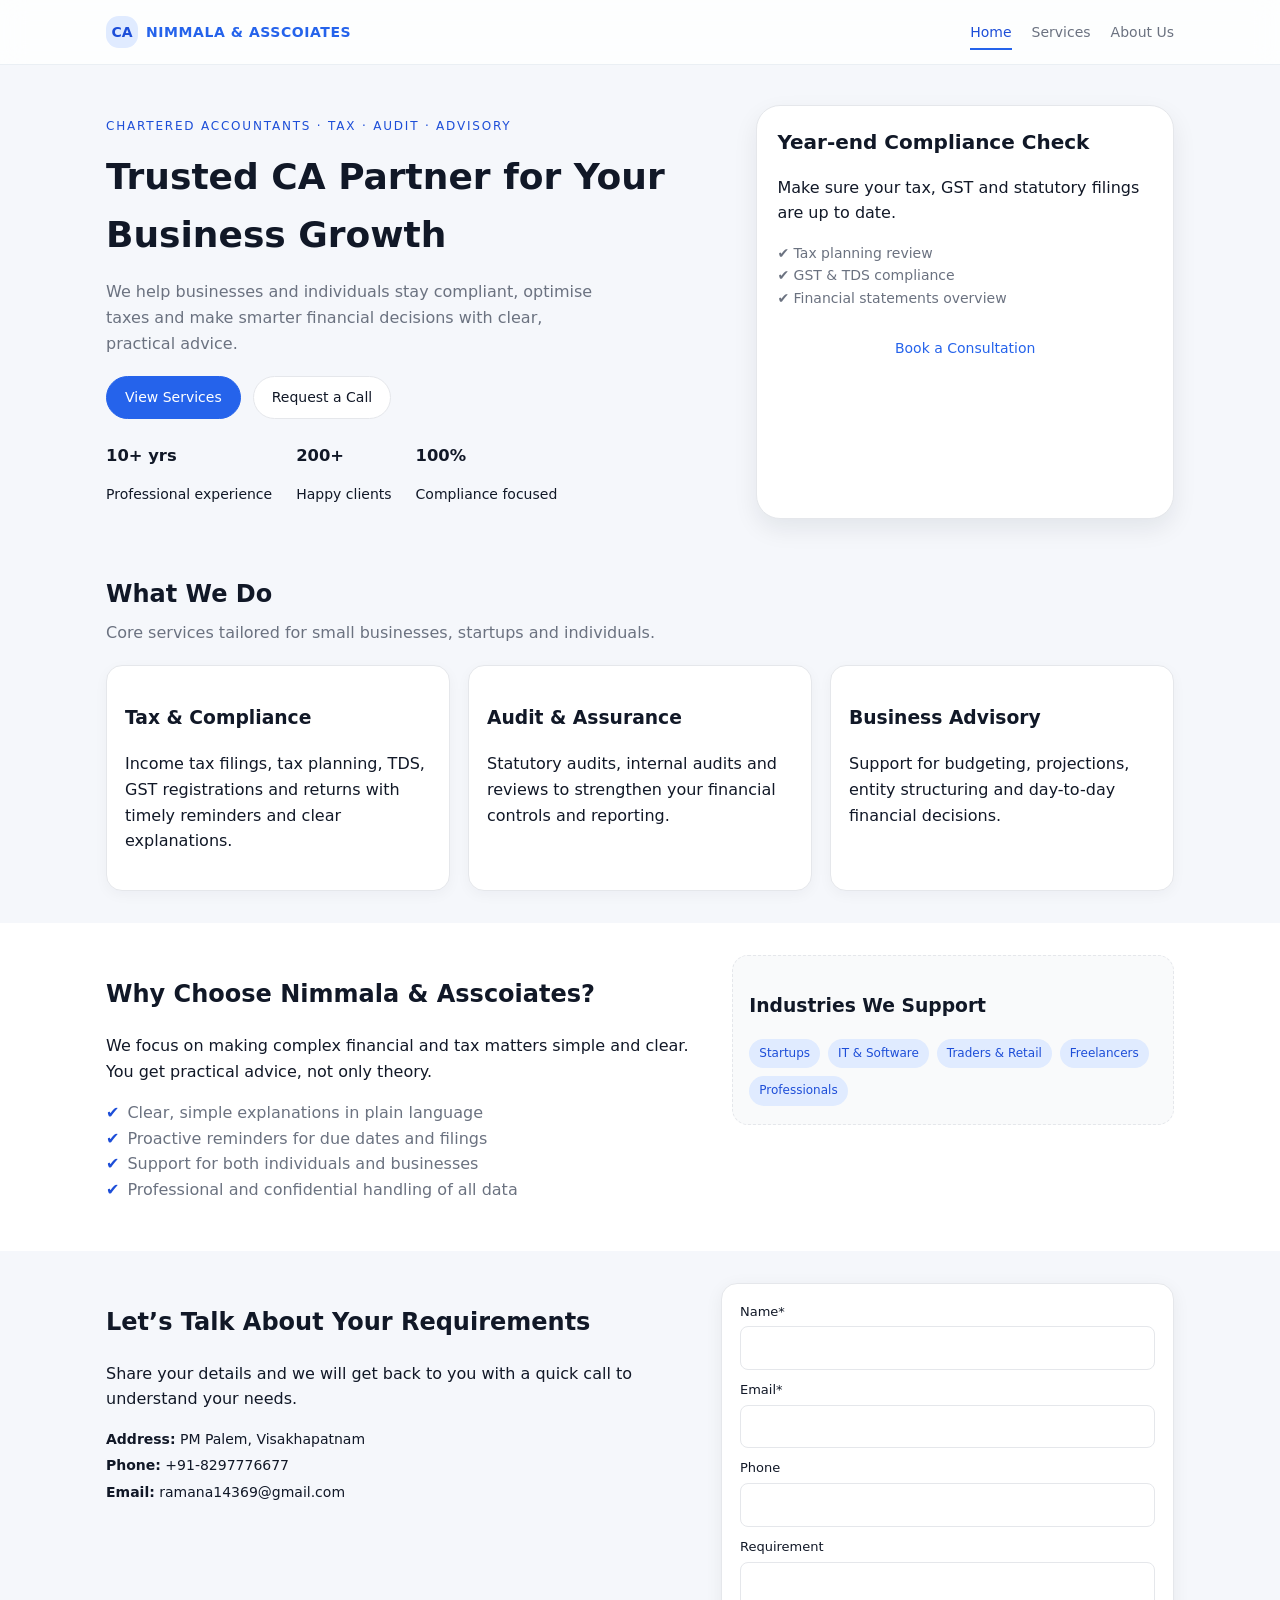
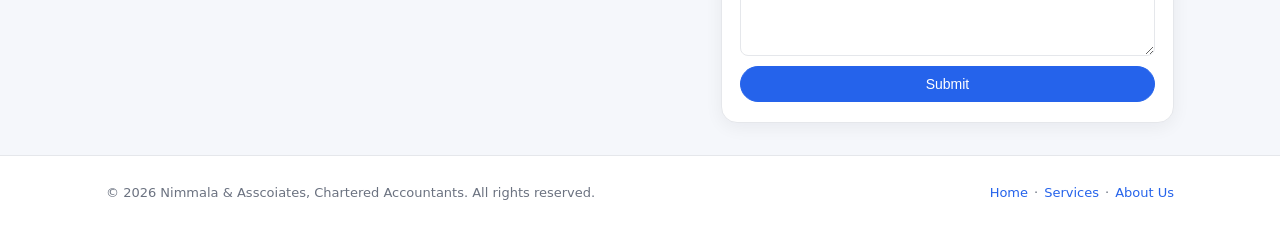
<file: index.html>
<!DOCTYPE html>
<html lang="en">
<head>
  <meta charset="UTF-8" />
  <title>Nimmala & Asscoiates | Chartered Accountants</title>
  <meta name="viewport" content="width=device-width, initial-scale=1" />
  <link rel="stylesheet" href="style.css" />
</head>
<body>
  <header class="site-header">
    <div class="container nav-container">
      <a href="index.html" class="logo">
        <span class="logo-mark">CA</span>
        <span class="logo-text">Nimmala & Asscoiates</span>
      </a>
      <nav class="main-nav">
        <button class="nav-toggle" aria-label="Toggle navigation">
          <span></span>
          <span></span>
          <span></span>
        </button>
        <ul class="nav-links">
          <li><a href="index.html" class="active">Home</a></li>
          <li><a href="services.html">Services</a></li>
          <li><a href="about.html">About Us</a></li>
        </ul>
      </nav>
    </div>
  </header>

  <main>
    <!-- Hero Section -->
    <section class="hero">
      <div class="container hero-grid">
        <div class="hero-text">
          <p class="eyebrow">Chartered Accountants · Tax · Audit · Advisory</p>
          <h1>Trusted CA Partner for Your Business Growth</h1>
          <p class="hero-subtitle">
            We help businesses and individuals stay compliant, optimise taxes and
            make smarter financial decisions with clear, practical advice.
          </p>
          <div class="hero-actions">
            <a href="services.html" class="btn primary-btn">View Services</a>
            <a href="#contact" class="btn secondary-btn">Request a Call</a>
          </div>
          <div class="hero-stats">
            <div>
              <h3>10+ yrs</h3>
              <p>Professional experience</p>
            </div>
            <div>
              <h3>200+</h3>
              <p>Happy clients</p>
            </div>
            <div>
              <h3>100%</h3>
              <p>Compliance focused</p>
            </div>
          </div>
        </div>
        <div class="hero-card">
          <h2>Year-end Compliance Check</h2>
          <p>Make sure your tax, GST and statutory filings are up to date.</p>
          <ul class="hero-list">
            <li>✔ Tax planning review</li>
            <li>✔ GST &amp; TDS compliance</li>
            <li>✔ Financial statements overview</li>
          </ul>
          <a href="#contact" class="btn block-btn">Book a Consultation</a>
        </div>
      </div>
    </section>

    <!-- Key Services -->
    <section class="section">
      <div class="container">
        <div class="section-header">
          <h2>What We Do</h2>
          <p>Core services tailored for small businesses, startups and individuals.</p>
        </div>
        <div class="cards-grid">
          <article class="card">
            <h3>Tax &amp; Compliance</h3>
            <p>
              Income tax filings, tax planning, TDS, GST registrations and returns
              with timely reminders and clear explanations.
            </p>
          </article>
          <article class="card">
            <h3>Audit &amp; Assurance</h3>
            <p>
              Statutory audits, internal audits and reviews to strengthen your
              financial controls and reporting.
            </p>
          </article>
          <article class="card">
            <h3>Business Advisory</h3>
            <p>
              Support for budgeting, projections, entity structuring and
              day-to-day financial decisions.
            </p>
          </article>
        </div>
      </div>
    </section>

    <!-- Why Choose Us -->
    <section class="section section-alt">
      <div class="container two-column">
        <div>
          <h2>Why Choose Nimmala & Asscoiates?</h2>
          <p>
            We focus on making complex financial and tax matters simple and clear.
            You get practical advice, not only theory.
          </p>
          <ul class="check-list">
            <li>Clear, simple explanations in plain language</li>
            <li>Proactive reminders for due dates and filings</li>
            <li>Support for both individuals and businesses</li>
            <li>Professional and confidential handling of all data</li>
          </ul>
        </div>
        <div class="info-box">
          <h3>Industries We Support</h3>
          <ul class="pill-list">
            <li>Startups</li>
            <li>IT &amp; Software</li>
            <li>Traders &amp; Retail</li>
            <li>Freelancers</li>
            <li>Professionals</li>
          </ul>
        </div>
      </div>
    </section>

    <!-- Contact / Call-to-Action -->
    <section class="section" id="contact">
      <div class="container contact-grid">
        <div>
          <h2>Let’s Talk About Your Requirements</h2>
          <p>
            Share your details and we will get back to you with a quick call to
            understand your needs.
          </p>
          <div class="contact-details">
            <p><strong>Address:</strong> PM Palem, Visakhapatnam</p>
            <p><strong>Phone:</strong> +91-8297776677</p>
            <p><strong>Email:</strong> ramana14369@gmail.com</p>
          </div>
        </div>
        <form class="contact-form" id="contactForm">
          <div class="form-row">
            <label for="name">Name*</label>
            <input id="name" name="name" type="text" required />
          </div>
          <div class="form-row">
            <label for="email">Email*</label>
            <input id="email" name="email" type="email" required />
          </div>
          <div class="form-row">
            <label for="phone">Phone</label>
            <input id="phone" name="phone" type="tel" />
          </div>
          <div class="form-row">
            <label for="message">Requirement</label>
            <textarea id="message" name="message" rows="3"></textarea>
          </div>
          <button type="submit" class="btn primary-btn block-btn">Submit</button>
        </form>
      </div>
    </section>
  </main>

  <footer class="site-footer">
    <div class="container footer-grid">
      <p>&copy; <span id="year"></span> Nimmala & Asscoiates, Chartered Accountants. All rights reserved.</p>
      <p class="footer-links">
        <a href="index.html">Home</a>
        <span>·</span>
        <a href="services.html">Services</a>
        <span>·</span>
        <a href="about.html">About Us</a>
      </p>
    </div>
  </footer>

  <script src="scripts.js"></script>
</body>
</html>
</file>
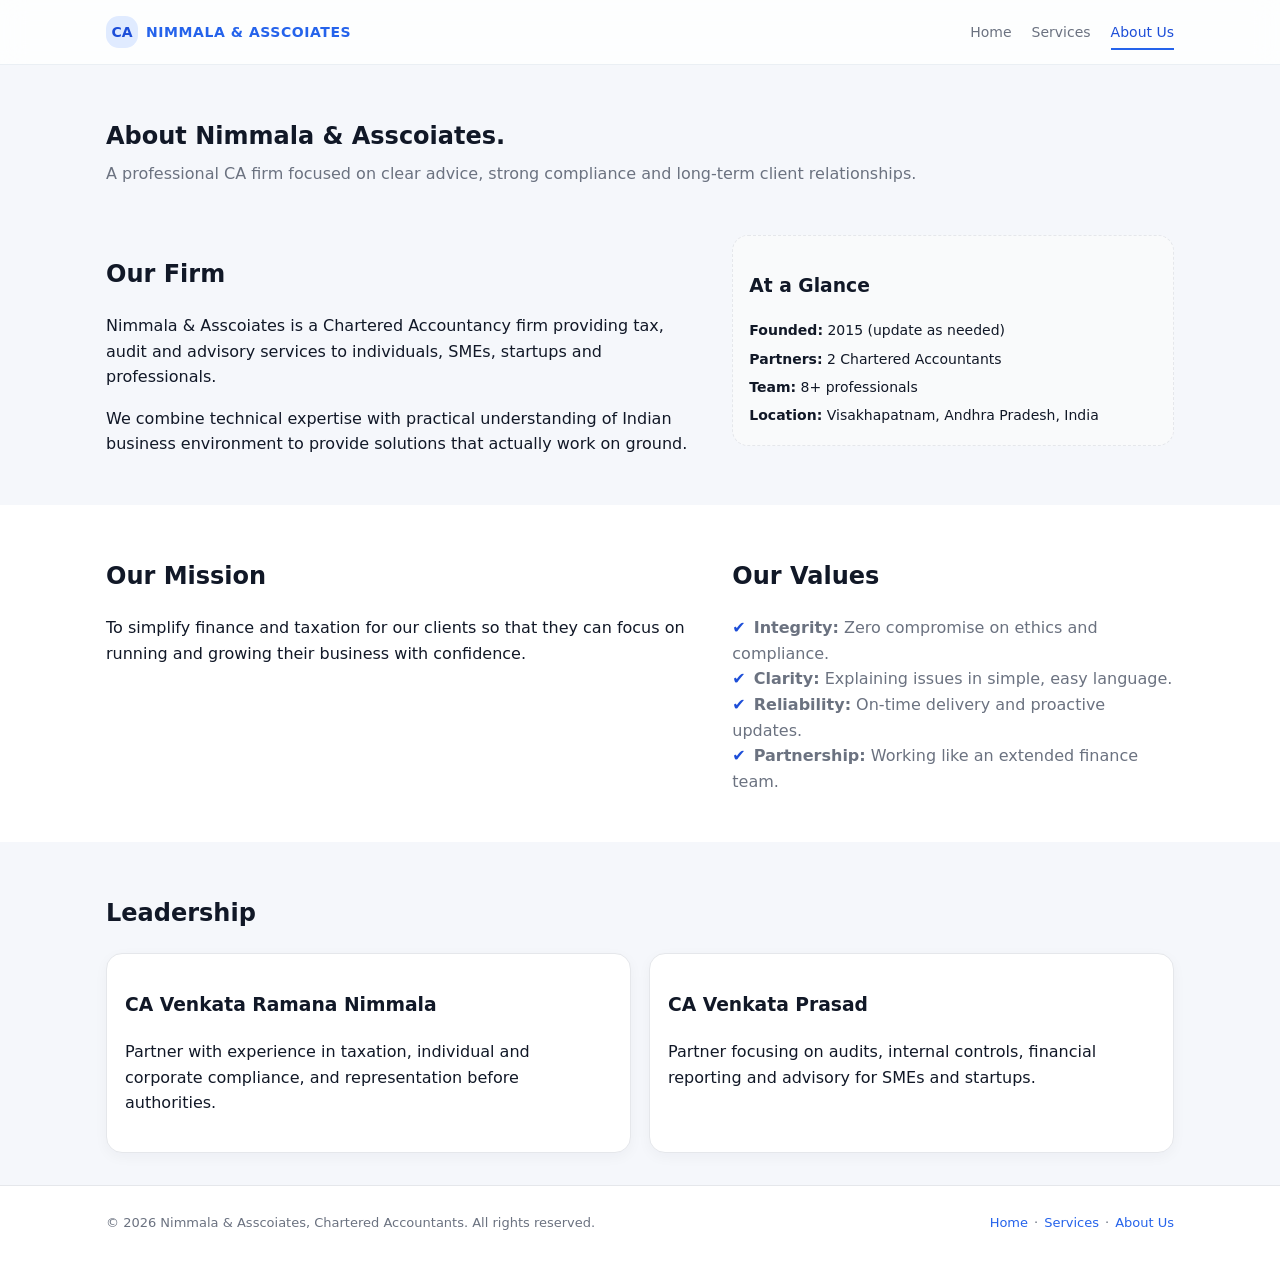
<file: about.html>
<!DOCTYPE html>
<html lang="en">
<head>
  <meta charset="UTF-8" />
  <title>About Us | ABC & CoNimmala & Asscoiates | Chartered Accountants</title>
  <meta name="viewport" content="width=device-width, initial-scale=1" />
  <link rel="stylesheet" href="style.css" />
</head>
<body>
  <header class="site-header">
    <div class="container nav-container">
      <a href="index.html" class="logo">
        <span class="logo-mark">CA</span>
        <span class="logo-text">Nimmala & Asscoiates</span>
      </a>
      <nav class="main-nav">
        <button class="nav-toggle" aria-label="Toggle navigation">
          <span></span>
          <span></span>
          <span></span>
        </button>
        <ul class="nav-links">
          <li><a href="index.html">Home</a></li>
          <li><a href="services.html">Services</a></li>
          <li><a href="about.html" class="active">About Us</a></li>
        </ul>
      </nav>
    </div>
  </header>

  <main>
    <section class="page-hero">
      <div class="container">
        <h1>About Nimmala & Asscoiates.</h1>
        <p>
          A professional CA firm focused on clear advice, strong compliance and
          long-term client relationships.
        </p>
      </div>
    </section>

    <section class="section">
      <div class="container two-column">
        <div>
          <h2>Our Firm</h2>
          <p>
            Nimmala & Asscoiates is a Chartered Accountancy firm providing tax, audit
            and advisory services to individuals, SMEs, startups and professionals.
          </p>
          <p>
            We combine technical expertise with practical understanding of Indian
            business environment to provide solutions that actually work on ground.
          </p>
        </div>
        <div class="info-box">
          <h3>At a Glance</h3>
          <ul class="summary-list">
            <li><strong>Founded:</strong> 2015 (update as needed)</li>
            <li><strong>Partners:</strong> 2 Chartered Accountants</li>
            <li><strong>Team:</strong> 8+ professionals</li>
            <li><strong>Location:</strong> Visakhapatnam, Andhra Pradesh, India</li>
          </ul>
        </div>
      </div>
    </section>

    <section class="section section-alt">
      <div class="container two-column">
        <div>
          <h2>Our Mission</h2>
          <p>
            To simplify finance and taxation for our clients so that they can
            focus on running and growing their business with confidence.
          </p>
        </div>
        <div>
          <h2>Our Values</h2>
          <ul class="check-list">
            <li><strong>Integrity:</strong> Zero compromise on ethics and compliance.</li>
            <li><strong>Clarity:</strong> Explaining issues in simple, easy language.</li>
            <li><strong>Reliability:</strong> On-time delivery and proactive updates.</li>
            <li><strong>Partnership:</strong> Working like an extended finance team.</li>
          </ul>
        </div>
      </div>
    </section>

    <section class="section">
      <div class="container">
        <h2>Leadership</h2>
        <div class="cards-grid">
          <article class="card">
            <h3>CA Venkata Ramana Nimmala</h3>
            <p>
              Partner with experience in taxation, individual and corporate
              compliance, and representation before authorities.
            </p>
          </article>
          <article class="card">
            <h3>CA Venkata Prasad</h3>
            <p>
              Partner focusing on audits, internal controls, financial reporting
              and advisory for SMEs and startups.
            </p>
          </article>
        </div>
      </div>
    </section>
  </main>

  <footer class="site-footer">
    <div class="container footer-grid">
      <p>&copy; <span id="year"></span> Nimmala & Asscoiates, Chartered Accountants. All rights reserved.</p>
      <p class="footer-links">
        <a href="index.html">Home</a>
        <span>·</span>
        <a href="services.html">Services</a>
        <span>·</span>
        <a href="about.html">About Us</a>
      </p>
    </div>
  </footer>

  <script src="scripts.js"></script>
</body>
</html>
</file>
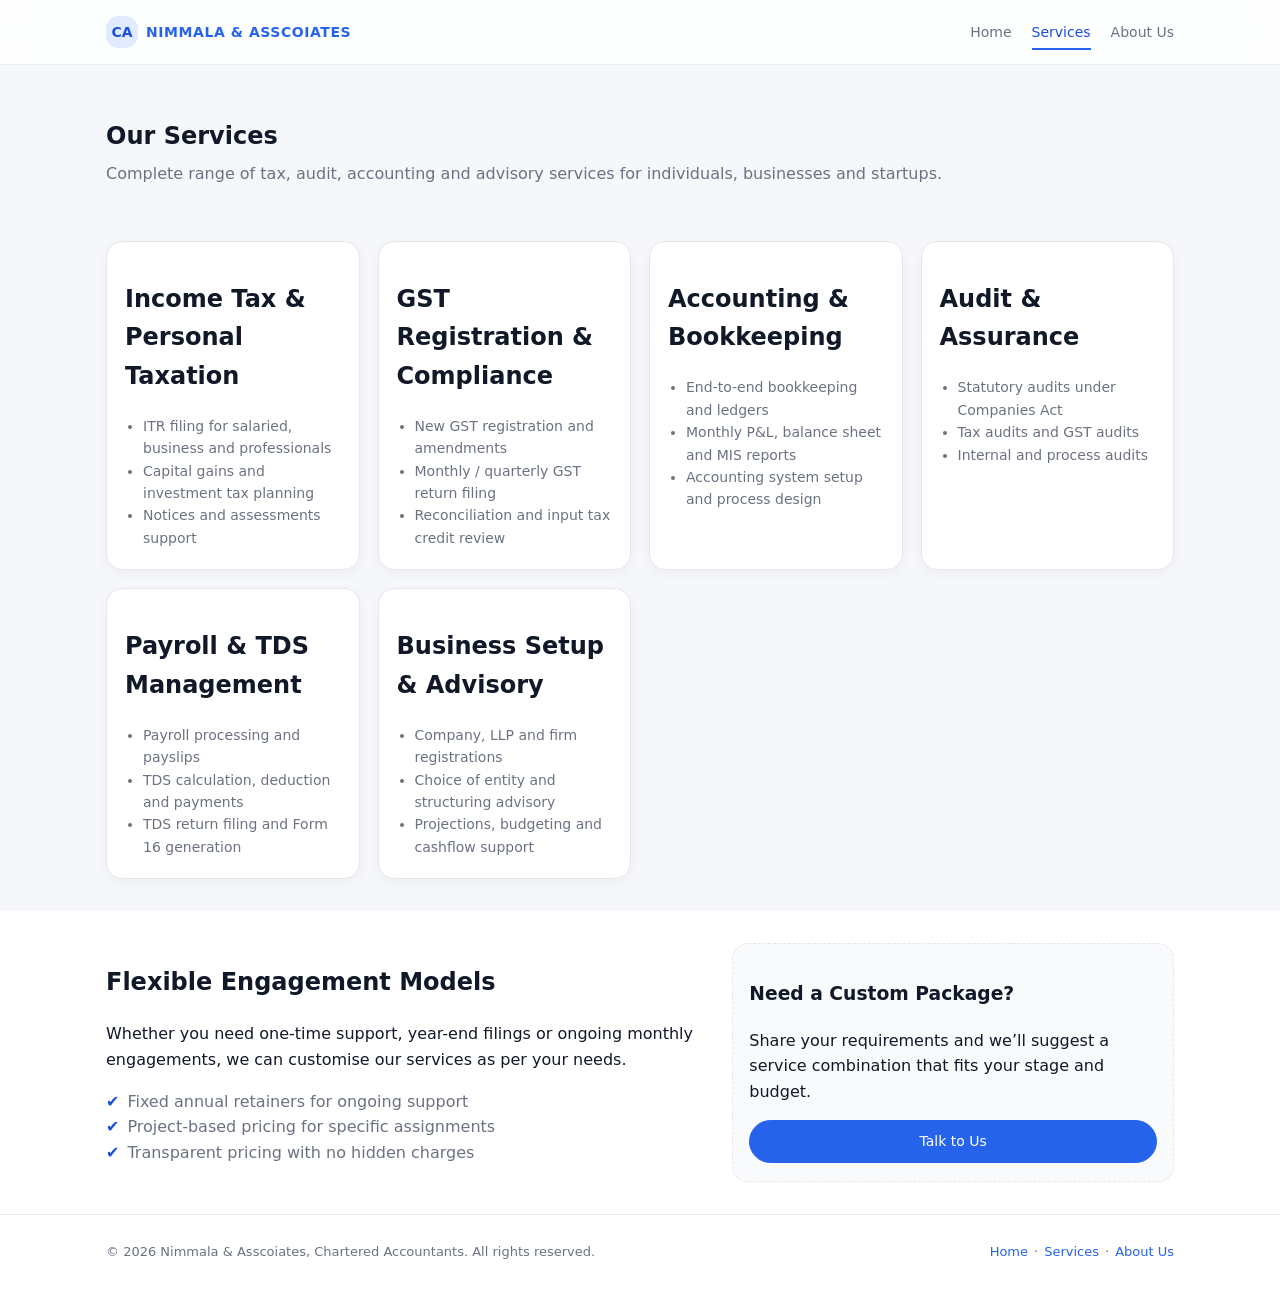
<file: services.html>
<!DOCTYPE html>
<html lang="en">
<head>
  <meta charset="UTF-8" />
  <title>Services | Nimmala & Asscoiates | Chartered Accountants</title>
  <meta name="viewport" content="width=device-width, initial-scale=1" />
  <link rel="stylesheet" href="style.css" />
</head>
<body>
  <header class="site-header">
    <div class="container nav-container">
      <a href="index.html" class="logo">
        <span class="logo-mark">CA</span>
        <span class="logo-text">Nimmala & Asscoiates</span>
      </a>
      <nav class="main-nav">
        <button class="nav-toggle" aria-label="Toggle navigation">
          <span></span>
          <span></span>
          <span></span>
        </button>
        <ul class="nav-links">
          <li><a href="index.html">Home</a></li>
          <li><a href="services.html" class="active">Services</a></li>
          <li><a href="about.html">About Us</a></li>
        </ul>
      </nav>
    </div>
  </header>

  <main>
    <section class="page-hero">
      <div class="container">
        <h1>Our Services</h1>
        <p>
          Complete range of tax, audit, accounting and advisory services for
          individuals, businesses and startups.
        </p>
      </div>
    </section>

    <section class="section">
      <div class="container">
        <div class="cards-grid service-grid">
          <article class="card service-card">
            <h2>Income Tax &amp; Personal Taxation</h2>
            <ul>
              <li>ITR filing for salaried, business and professionals</li>
              <li>Capital gains and investment tax planning</li>
              <li>Notices and assessments support</li>
            </ul>
          </article>

          <article class="card service-card">
            <h2>GST Registration &amp; Compliance</h2>
            <ul>
              <li>New GST registration and amendments</li>
              <li>Monthly / quarterly GST return filing</li>
              <li>Reconciliation and input tax credit review</li>
            </ul>
          </article>

          <article class="card service-card">
            <h2>Accounting &amp; Bookkeeping</h2>
            <ul>
              <li>End-to-end bookkeeping and ledgers</li>
              <li>Monthly P&amp;L, balance sheet and MIS reports</li>
              <li>Accounting system setup and process design</li>
            </ul>
          </article>

          <article class="card service-card">
            <h2>Audit &amp; Assurance</h2>
            <ul>
              <li>Statutory audits under Companies Act</li>
              <li>Tax audits and GST audits</li>
              <li>Internal and process audits</li>
            </ul>
          </article>

          <article class="card service-card">
            <h2>Payroll &amp; TDS Management</h2>
            <ul>
              <li>Payroll processing and payslips</li>
              <li>TDS calculation, deduction and payments</li>
              <li>TDS return filing and Form 16 generation</li>
            </ul>
          </article>

          <article class="card service-card">
            <h2>Business Setup &amp; Advisory</h2>
            <ul>
              <li>Company, LLP and firm registrations</li>
              <li>Choice of entity and structuring advisory</li>
              <li>Projections, budgeting and cashflow support</li>
            </ul>
          </article>
        </div>
      </div>
    </section>

    <section class="section section-alt">
      <div class="container two-column">
        <div>
          <h2>Flexible Engagement Models</h2>
          <p>
            Whether you need one-time support, year-end filings or ongoing
            monthly engagements, we can customise our services as per your needs.
          </p>
          <ul class="check-list">
            <li>Fixed annual retainers for ongoing support</li>
            <li>Project-based pricing for specific assignments</li>
            <li>Transparent pricing with no hidden charges</li>
          </ul>
        </div>
        <div class="info-box">
          <h3>Need a Custom Package?</h3>
          <p>
            Share your requirements and we’ll suggest a service combination that
            fits your stage and budget.
          </p>
          <a href="index.html#contact" class="btn primary-btn block-btn">Talk to Us</a>
        </div>
      </div>
    </section>
  </main>

  <footer class="site-footer">
    <div class="container footer-grid">
      <p>&copy; <span id="year"></span> Nimmala & Asscoiates, Chartered Accountants. All rights reserved.</p>
      <p class="footer-links">
        <a href="index.html">Home</a>
        <span>·</span>
        <a href="services.html">Services</a>
        <span>·</span>
        <a href="about.html">About Us</a>
      </p>
    </div>
  </footer>

  <script src="scripts.js"></script>
</body>
</html>
</file>
<file: style.css>
:root {
    --bg-body: #f5f7fb;
    --bg-alt: #ffffff;
    --primary: #2563eb;
    --primary-soft: #e0ebff;
    --primary-dark: #1d4ed8;
    --text-main: #111827;
    --text-muted: #6b7280;
    --border-soft: #e5e7eb;
    --shadow-soft: 0 10px 25px rgba(15, 23, 42, 0.08);
    --radius-lg: 16px;
    --radius-xl: 24px;
  }
  
  /* Global */
  
  *,
  *::before,
  *::after {
    box-sizing: border-box;
  }
  
  html,
  body {
    margin: 0;
    padding: 0;
  }
  
  body {
    font-family: system-ui, -apple-system, BlinkMacSystemFont, "Segoe UI", sans-serif;
    background: var(--bg-body);
    color: var(--text-main);
    line-height: 1.6;
  }
  
  img {
    max-width: 100%;
    display: block;
  }
  
  a {
    color: var(--primary);
    text-decoration: none;
  }
  
  a:hover {
    text-decoration: underline;
  }
  
  .container {
    width: 100%;
    max-width: 1100px;
    margin: 0 auto;
    padding: 0 16px;
  }
  
  /* Header & Navigation */
  
  .site-header {
    position: sticky;
    top: 0;
    z-index: 50;
    background: #ffffffcc;
    backdrop-filter: blur(12px);
    border-bottom: 1px solid rgba(226, 232, 240, 0.7);
  }
  
  .nav-container {
    display: flex;
    align-items: center;
    justify-content: space-between;
    height: 64px;
  }
  
  .logo {
    display: inline-flex;
    align-items: center;
    gap: 8px;
  }
  
  .logo-mark {
    width: 32px;
    height: 32px;
    border-radius: 40%;
    background: var(--primary-soft);
    color: var(--primary-dark);
    display: inline-flex;
    align-items: center;
    justify-content: center;
    font-weight: 700;
    font-size: 14px;
  }
  
  .logo-text {
    font-weight: 700;
    letter-spacing: 0.04em;
    text-transform: uppercase;
    font-size: 14px;
  }
  
  /* Nav links */
  
  .main-nav {
    position: relative;
  }
  
  .nav-links {
    display: flex;
    gap: 20px;
    list-style: none;
    margin: 0;
    padding: 0;
  }
  
  .nav-links a {
    font-size: 14px;
    font-weight: 500;
    color: var(--text-muted);
    padding: 8px 0;
    border-bottom: 2px solid transparent;
  }
  
  .nav-links a:hover {
    color: var(--text-main);
  }
  
  .nav-links a.active {
    color: var(--primary-dark);
    border-bottom-color: var(--primary);
  }
  
  /* Mobile nav toggle */
  
  .nav-toggle {
    display: none;
    flex-direction: column;
    justify-content: center;
    gap: 4px;
    width: 34px;
    height: 34px;
    border-radius: 999px;
    border: 1px solid var(--border-soft);
    background: #fff;
    cursor: pointer;
  }
  
  .nav-toggle span {
    display: block;
    height: 2px;
    width: 18px;
    background: #111827;
  }
  
  /* Hero */
  
  .hero {
    padding: 40px 0 24px;
  }
  
  .hero-grid {
    display: grid;
    gap: 24px;
    grid-template-columns: minmax(0, 3fr) minmax(0, 2fr);
    align-items: stretch;
  }
  
  .hero-text h1 {
    font-size: clamp(28px, 4vw, 36px);
    margin: 8px 0 12px;
  }
  
  .hero-subtitle {
    color: var(--text-muted);
    max-width: 500px;
  }
  
  .eyebrow {
    font-size: 12px;
    text-transform: uppercase;
    letter-spacing: 0.15em;
    color: var(--primary-dark);
  }
  
  .hero-actions {
    display: flex;
    flex-wrap: wrap;
    gap: 12px;
    margin: 20px 0 24px;
  }
  
  .hero-stats {
    display: flex;
    flex-wrap: wrap;
    gap: 24px;
    font-size: 14px;
  }
  
  .hero-stats h3 {
    margin: 0 0 4px;
  }
  
  .hero-card {
    background: var(--bg-alt);
    border-radius: var(--radius-xl);
    box-shadow: var(--shadow-soft);
    padding: 20px 20px 22px;
    border: 1px solid #e5e7eb;
  }
  
  .hero-card h2 {
    font-size: 20px;
    margin-top: 0;
  }
  
  .hero-list {
    list-style: none;
    padding-left: 0;
    margin: 12px 0 18px;
    color: var(--text-muted);
    font-size: 14px;
  }
  
  /* Buttons */
  
  .btn {
    display: inline-flex;
    align-items: center;
    justify-content: center;
    padding: 9px 18px;
    border-radius: 999px;
    font-size: 14px;
    font-weight: 500;
    border: 1px solid transparent;
    cursor: pointer;
    transition: transform 0.08s ease, box-shadow 0.08s ease, background 0.12s ease;
    text-decoration: none;
    white-space: nowrap;
  }
  
  .btn:hover {
    transform: translateY(-1px);
    box-shadow: 0 10px 20px rgba(37, 99, 235, 0.18);
  }
  
  .primary-btn {
    background: var(--primary);
    color: #fff;
    border-color: var(--primary);
  }
  
  .primary-btn:hover {
    background: var(--primary-dark);
  }
  
  .secondary-btn {
    background: #ffffff;
    color: var(--text-main);
    border-color: var(--border-soft);
  }
  
  .block-btn {
    width: 100%;
    justify-content: center;
  }
  
  /* Sections */
  
  .section {
    padding: 32px 0;
  }
  
  .section-alt {
    background: #ffffff;
  }
  
  .section-header {
    text-align: left;
    margin-bottom: 20px;
  }
  
  .section-header h2 {
    margin: 0 0 6px;
  }
  
  .section-header p {
    margin: 0;
    color: var(--text-muted);
  }
  
  /* Cards */
  
  .cards-grid {
    display: grid;
    grid-template-columns: repeat(auto-fit, minmax(230px, 1fr));
    gap: 18px;
  }
  
  .card {
    background: #ffffff;
    border-radius: var(--radius-lg);
    padding: 18px 18px 20px;
    border: 1px solid var(--border-soft);
    box-shadow: 0 4px 14px rgba(15, 23, 42, 0.04);
    transition: transform 0.1s ease, box-shadow 0.1s ease;
  }
  
  .card:hover {
    transform: translateY(-2px);
    box-shadow: var(--shadow-soft);
  }
  
  /* Two column layout */
  
  .two-column {
    display: grid;
    grid-template-columns: minmax(0, 3fr) minmax(0, 2.2fr);
    gap: 24px;
    align-items: flex-start;
  }
  
  /* Lists */
  
  .check-list {
    list-style: none;
    padding-left: 0;
    margin-top: 10px;
    color: var(--text-muted);
  }
  
  .check-list li::before {
    content: "✔";
    color: var(--primary-dark);
    margin-right: 8px;
  }
  
  .pill-list {
    list-style: none;
    padding: 0;
    display: flex;
    flex-wrap: wrap;
    gap: 8px;
    margin: 0;
  }
  
  .pill-list li {
    font-size: 12px;
    padding: 5px 10px;
    border-radius: 999px;
    background: var(--primary-soft);
    color: var(--primary-dark);
  }
  
  .summary-list {
    list-style: none;
    padding-left: 0;
    margin: 0;
    font-size: 14px;
  }
  
  .summary-list li + li {
    margin-top: 6px;
  }
  
  /* Info box */
  
  .info-box {
    background: #f9fafb;
    border-radius: var(--radius-lg);
    border: 1px dashed var(--border-soft);
    padding: 16px 16px 18px;
  }
  
  /* Contact section */
  
  .contact-grid {
    display: grid;
    grid-template-columns: minmax(0, 3fr) minmax(0, 2.3fr);
    gap: 24px;
  }
  
  .contact-details p {
    margin: 4px 0;
    font-size: 14px;
  }
  
  .contact-form {
    background: #ffffff;
    border-radius: var(--radius-lg);
    padding: 18px 18px 20px;
    border: 1px solid var(--border-soft);
    box-shadow: 0 4px 18px rgba(15, 23, 42, 0.06);
  }
  
  .form-row {
    display: flex;
    flex-direction: column;
    margin-bottom: 10px;
  }
  
  .form-row label {
    font-size: 13px;
    margin-bottom: 4px;
  }
  
  .form-row input,
  .form-row textarea {
    font: inherit;
    padding: 8px 10px;
    border-radius: 8px;
    border: 1px solid var(--border-soft);
    outline: none;
    resize: vertical;
  }
  
  .form-row input:focus,
  .form-row textarea:focus {
    border-color: var(--primary);
    box-shadow: 0 0 0 1px var(--primary-soft);
  }
  
  .form-note {
    font-size: 12px;
    color: var(--text-muted);
    margin-top: 8px;
  }
  
  /* Page hero for inner pages */
  
  .page-hero {
    padding: 32px 0 16px;
  }
  
  .page-hero h1 {
    margin-bottom: 6px;
  }
  
  .page-hero p {
    margin: 0;
    color: var(--text-muted);
  }
  
  /* Service cards */
  
  .service-grid {
    margin-top: 6px;
  }
  
  .service-card ul {
    margin: 8px 0 0;
    padding-left: 18px;
    color: var(--text-muted);
    font-size: 14px;
  }
  
  /* Footer */
  
  .site-footer {
    border-top: 1px solid var(--border-soft);
    background: #ffffff;
    padding: 14px 0;
    font-size: 13px;
    color: var(--text-muted);
  }
  
  .footer-grid {
    display: flex;
    align-items: center;
    justify-content: space-between;
    gap: 8px;
    flex-wrap: wrap;
  }
  
  .footer-links {
    display: flex;
    align-items: center;
    gap: 6px;
  }
  
  .note-text {
    margin-top: 12px;
    font-size: 12px;
    color: var(--text-muted);
  }
  
  /* Responsive */
  
  @media (max-width: 900px) {
    .hero-grid,
    .two-column,
    .contact-grid {
      grid-template-columns: 1fr;
    }
  
    .hero {
      padding-top: 28px;
    }
  
    .hero-card {
      order: -1;
    }
  }
  
  @media (max-width: 720px) {
    .nav-toggle {
      display: flex;
    }
  
    .nav-links {
      position: absolute;
      right: 0;
      top: 56px;
      flex-direction: column;
      background: #ffffff;
      border-radius: 14px;
      border: 1px solid var(--border-soft);
      padding: 8px 12px 10px;
      min-width: 150px;
      box-shadow: var(--shadow-soft);
      opacity: 0;
      pointer-events: none;
      transform: translateY(-4px);
      transition: opacity 0.12s ease, transform 0.12s ease;
    }
  
    .nav-links.open {
      opacity: 1;
      pointer-events: auto;
      transform: translateY(0);
    }
  }
  
  @media (max-width: 480px) {
    .hero-actions {
      flex-direction: column;
      align-items: stretch;
    }
  
    .hero-stats {
      gap: 16px;
    }
  }
</file>
